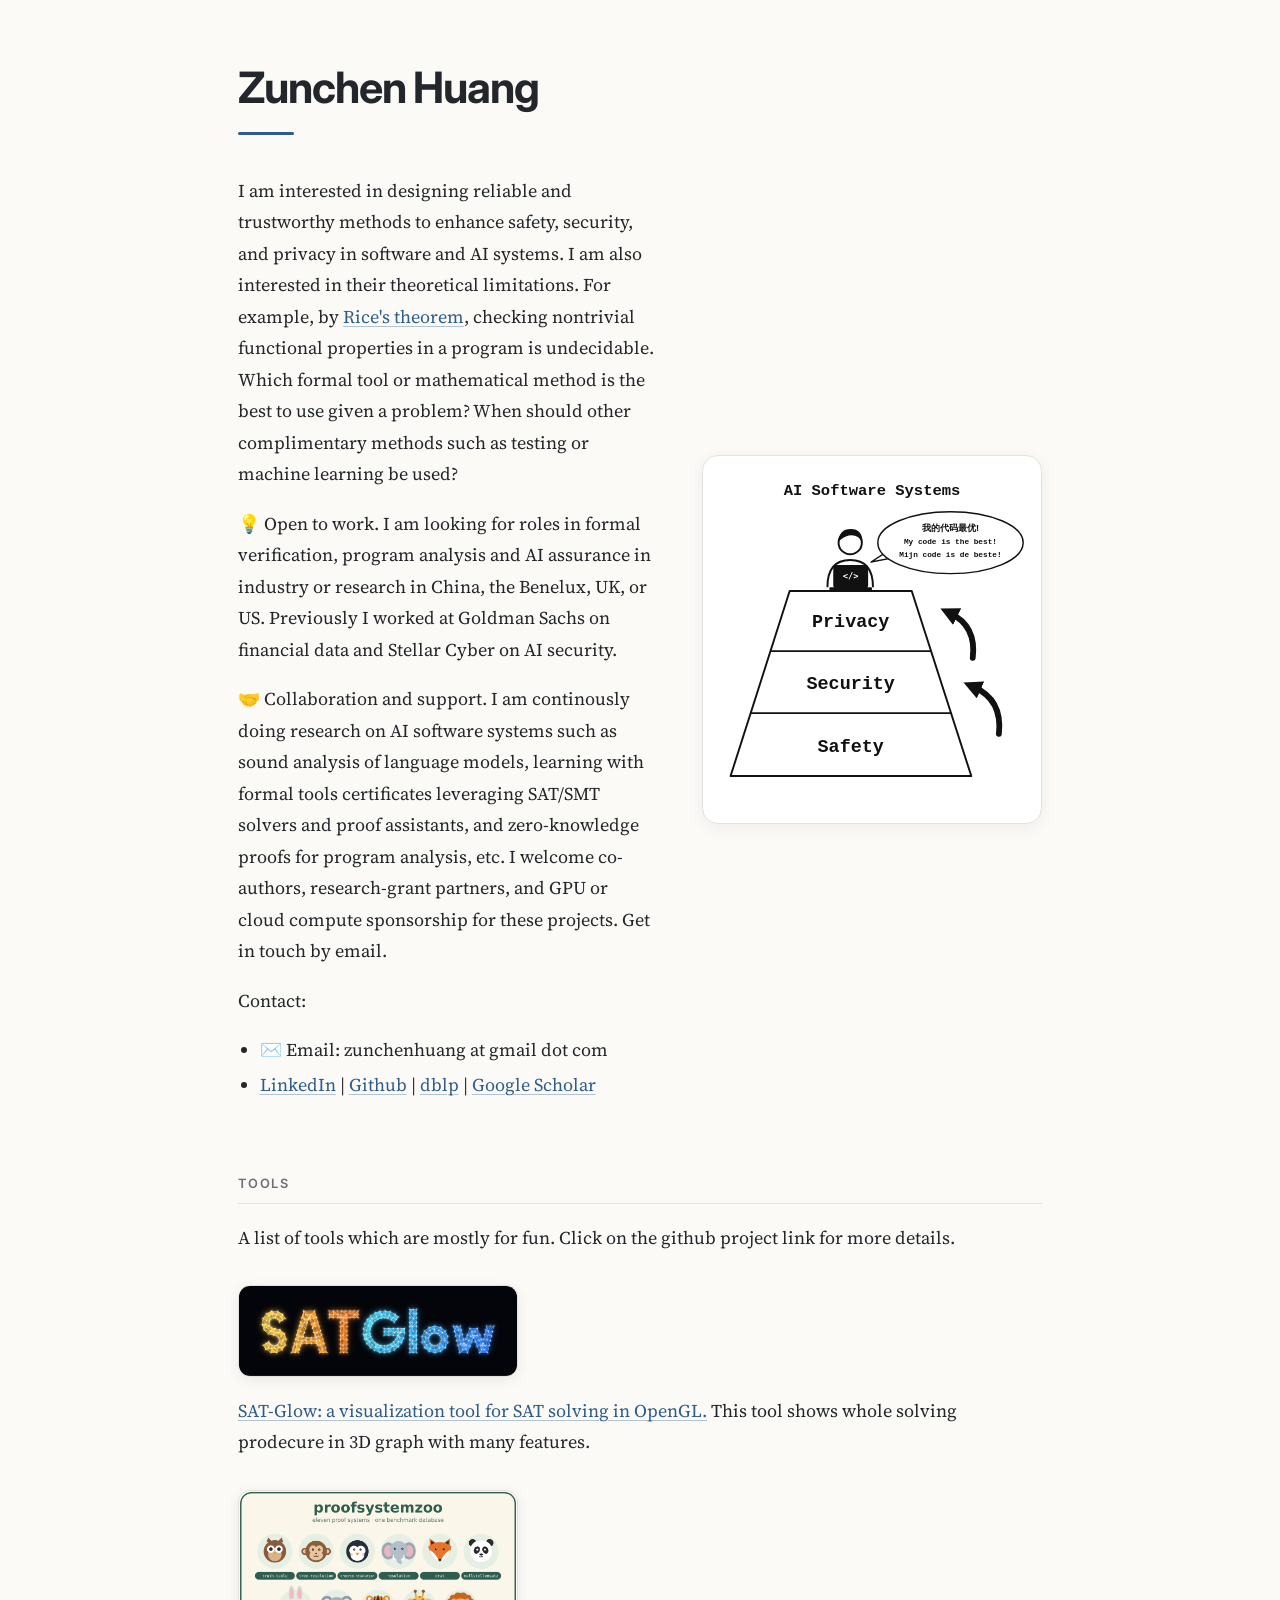
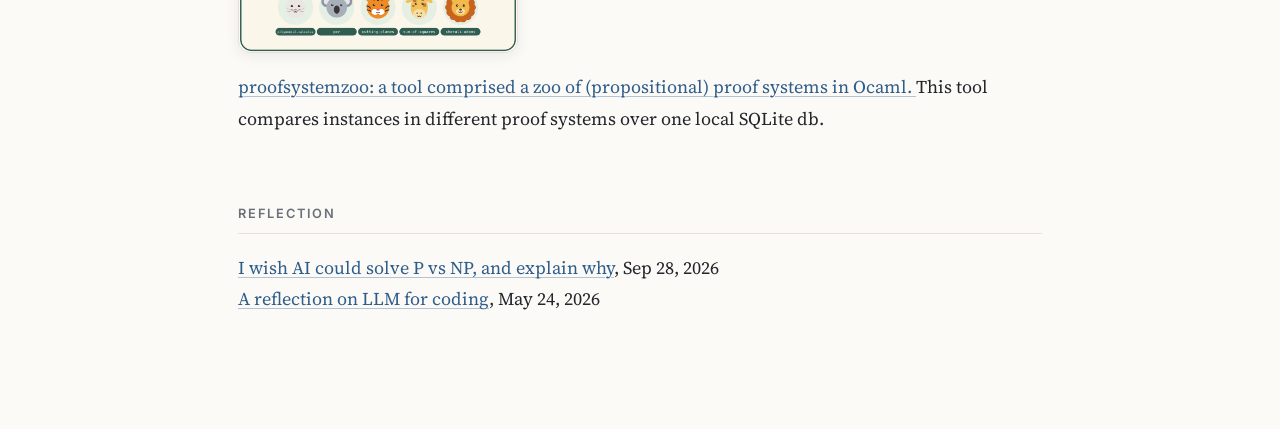
<file: index.html>
<!DOCTYPE html>
<html lang="en">
<head>
<script async src="https://www.googletagmanager.com/gtm.js?id=GTM-NFBLDDFW"></script>
<script>
  window.dataLayer = window.dataLayer || [];
  function gtag(){dataLayer.push(arguments);}
  gtag('js', new Date());
</script>
<meta charset="utf-8">
<meta name="viewport" content="width=device-width, initial-scale=1">
<title>Zunchen Huang</title>
<link rel="stylesheet" href="style.css">
</head>
<body>
<header class="banner">
  <div class="banner-inner">
    <h1><a href="index.html">Zunchen Huang</a></h1>
  </div>
</header>
<main>

<section class="intro">
  <div class="intro-text">
    <p>I am interested in designing reliable and trustworthy methods to enhance safety, security, and privacy in software and AI systems. I am also interested in their theoretical limitations. For example, by <a href="https://en.wikipedia.org/wiki/Rice%27s_theorem">Rice's theorem</a>, checking nontrivial functional properties in a program is undecidable. Which formal tool or mathematical method is the best to use given a problem? When should other complimentary methods such as testing or machine learning be used?</p>
    <p>💡 Open to work. I am looking for roles in formal verification, program analysis and AI assurance in industry or research in China, the Benelux, UK, or US. Previously I worked at Goldman Sachs on financial data and Stellar Cyber on AI security.</p>
    <p>🤝 Collaboration and support. I am continously doing research on AI software systems such as sound analysis of language models, learning with formal tools certificates leveraging SAT/SMT solvers and proof assistants, and zero-knowledge proofs for program analysis, etc. I welcome co-authors, research-grant partners, and GPU or cloud compute sponsorship for these projects. Get in touch by email.</p>
    <p>Contact:</p>
    <ul>
      <li>✉️ Email: zunchenhuang at gmail dot com</li>
      <li><a href="https://www.linkedin.com/in/zunchenhuang/">LinkedIn</a> | <a href="https://github.com/zunchenhuang">Github</a> | <a href="https://dblp.org/pid/266/8745.html">dblp</a> | <a href="https://scholar.google.com/citations?user=kwJHEtMAAAAJ&amp;hl=en">Google Scholar</a></li>
    </ul>
  </div>
  <img class="hero" src="img/hero.svg" alt="AI Software Systems: Safety, Security, Privacy">
</section>

<h2>Tools</h2>
<p>A list of tools which are mostly for fun. Click on the github project link for more details.</p>
<img class="tool" src="img/satglow.png" alt="SAT-Glow">
<p><a href="https://github.com/zunchenhuang/SAT-Glow">SAT-Glow: a visualization tool for SAT solving in OpenGL.</a> This tool shows whole solving prodecure in 3D graph with many features.</p>
<img class="tool" src="img/proofsystemzoo.png" alt="proofsystemzoo">
<p><a href="https://github.com/zunchenhuang/proofsystemzoo">proofsystemzoo: a tool comprised a zoo of (propositional) proof systems in Ocaml. </a>This tool compares instances in different proof systems over one local SQLite db.</p>

<h2>Reflection</h2>
<p><a href="reflections/p-vs-np.html">I wish AI could solve P vs NP, and explain why</a>, Sep 28, 2026<br>
<a href="reflections/llm-coding.html">A reflection on LLM for coding</a>, May 24, 2026</p>

</main>
</body>
</html>
</file>
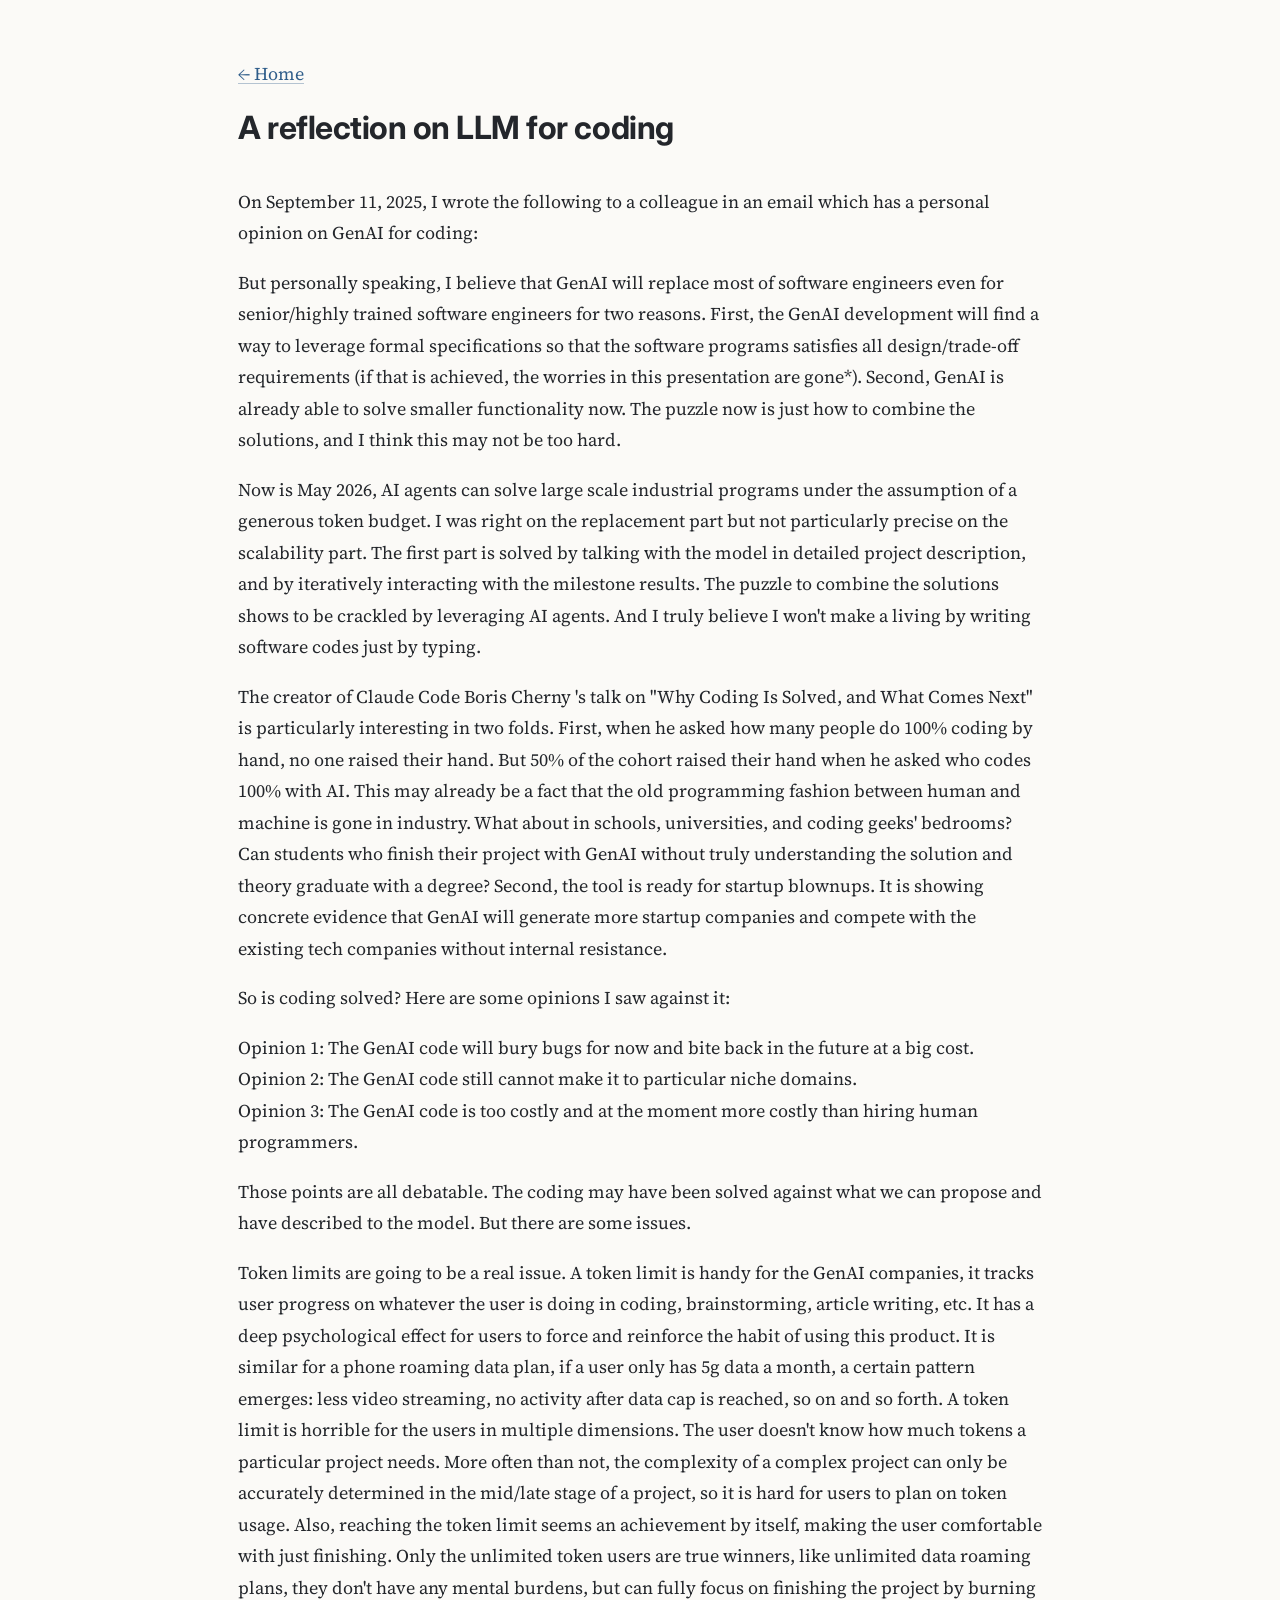
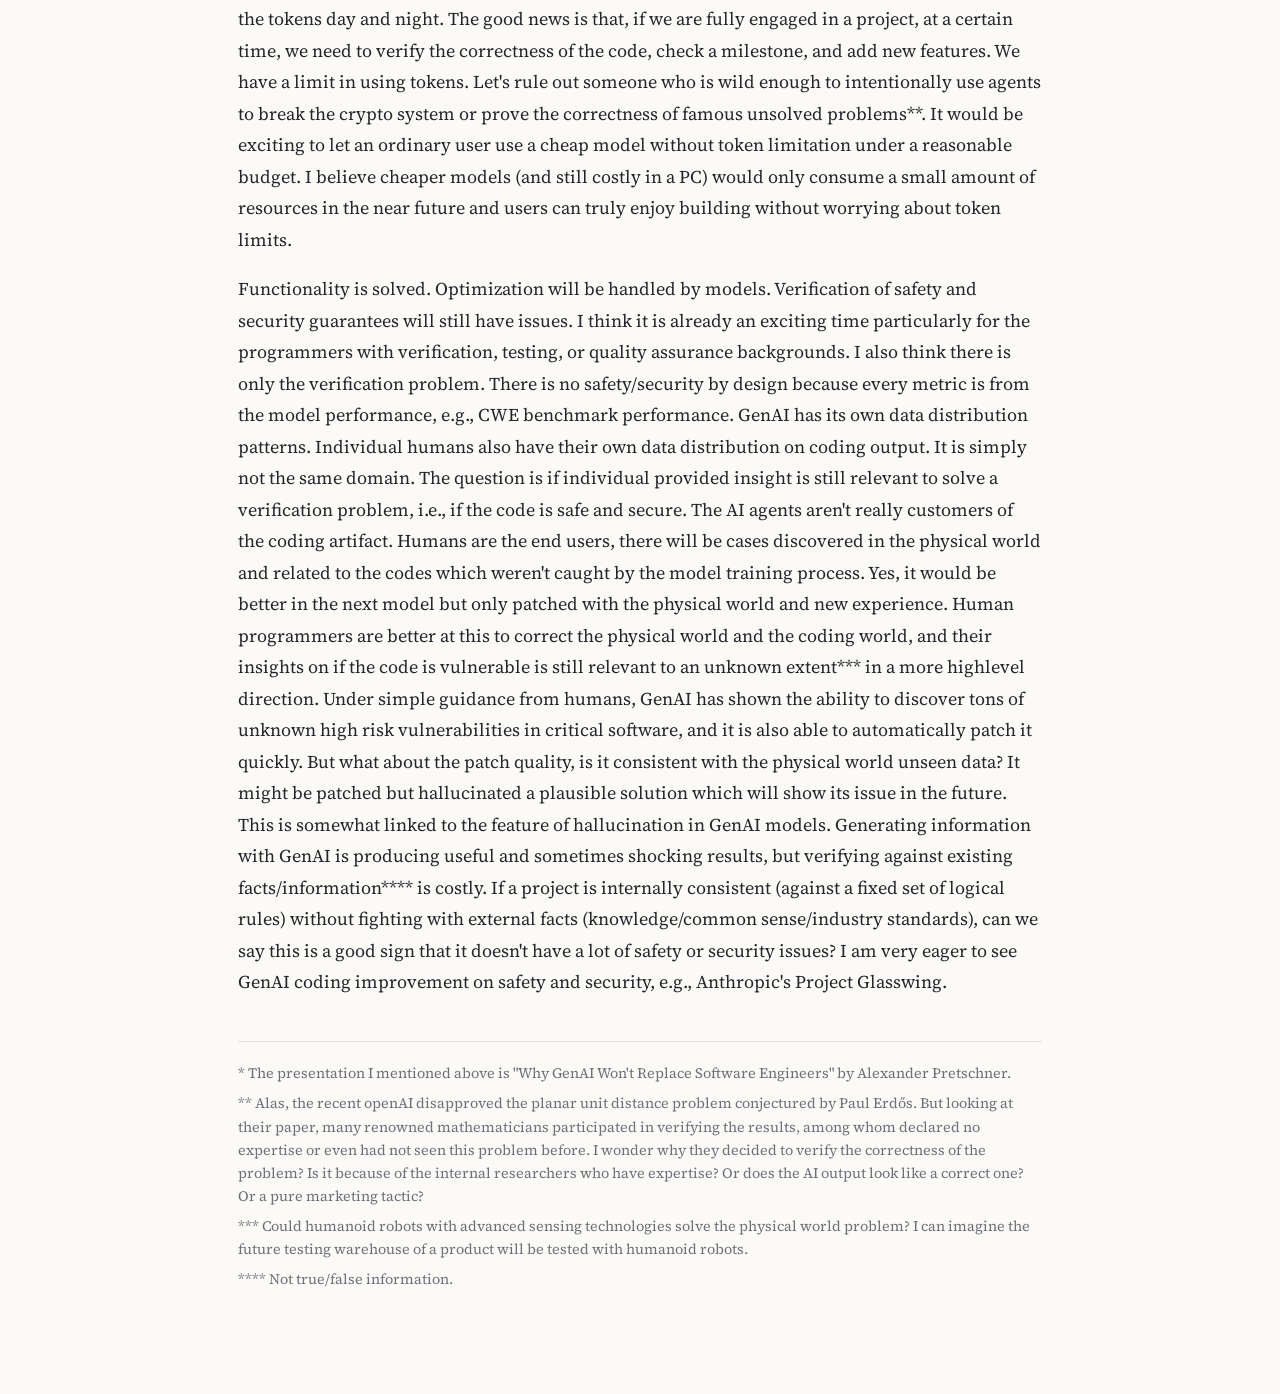
<file: reflections/llm-coding.html>
<!DOCTYPE html>
<html lang="en">
<head>
<meta charset="utf-8">
<meta name="viewport" content="width=device-width, initial-scale=1">
<title>A reflection on LLM for coding</title>
<link rel="stylesheet" href="../style.css">
</head>
<body>
<main>

<p><a href="../index.html">← Home</a></p>
<h1>A reflection on LLM for coding</h1>

<p>On September 11, 2025, I wrote the following to a colleague in an email which has a personal opinion on GenAI for coding:</p>
<p>But personally speaking, I believe that GenAI will replace most of software engineers even for senior/highly trained software engineers for two reasons. First, the GenAI development will find a way to leverage formal specifications so that the software programs satisfies all design/trade-off requirements (if that is achieved, the worries in this presentation are gone*). Second, GenAI is already able to solve smaller functionality now. The puzzle now is just how to combine the solutions, and I think this may not be too hard.</p>
<p>Now is May 2026, AI agents can solve large scale industrial programs under the assumption of a generous token budget. I was right on the replacement part but not particularly precise on the scalability part. The first part is solved by talking with the model in detailed project description, and by iteratively interacting with the milestone results. The puzzle to combine the solutions shows to be crackled by leveraging AI agents. And I truly believe I won't make a living by writing software codes just by typing.</p>
<p>The creator of  Claude Code Boris Cherny 's talk on "Why Coding Is Solved, and What Comes Next" is particularly interesting in  two folds. First, when he asked how many people do 100% coding by hand, no one raised their hand. But 50% of the cohort raised their hand when he asked who codes 100%  with AI. This may already be a fact that the old programming fashion between human and machine is gone in industry. What about in schools, universities, and coding geeks' bedrooms?  Can students who finish their project with GenAI without truly understanding the solution and theory graduate with a degree? Second, the tool is ready for startup blownups. It is showing concrete evidence that GenAI will generate more startup companies and compete with the existing tech companies without internal resistance.</p>
<p>So is coding solved? Here are some opinions I saw against it:</p>
<p>Opinion 1: The GenAI code will bury bugs for now and bite back in the future at a big cost.<br>
Opinion 2: The GenAI code still cannot make it to particular niche domains.<br>
Opinion 3: The GenAI code is too costly and at the moment more costly than hiring human programmers.</p>
<p>Those points are all debatable. The coding may have been solved against what we can propose and have described to the model. But there are some issues.</p>
<p>Token limits are going to be a real issue. A token limit is handy for the GenAI companies, it tracks user progress on whatever the user is doing in coding, brainstorming, article writing, etc. It has a deep psychological effect for users to force and reinforce the habit of using this product. It is similar for a phone roaming data plan, if a user only has 5g data a month, a certain pattern emerges: less video streaming, no activity after data cap is reached, so on and so forth. A token limit is horrible for the users in multiple dimensions. The user doesn't know how much tokens a particular project needs. More often than not, the complexity of a complex project can only be accurately determined  in the mid/late stage of a project, so it is hard for users to plan on token usage. Also, reaching the token limit seems an achievement by itself, making the user comfortable with just finishing. Only the unlimited token users are true winners, like unlimited data roaming plans, they don't have any mental burdens, but can fully focus on finishing the project by burning the tokens day and night. The good news is that, if we are fully engaged in a project, at a certain time, we need to verify the correctness of the code, check a milestone, and add new features. We have a limit in using tokens. Let's rule out someone who is wild enough to intentionally use agents to break the crypto system or prove the correctness of famous unsolved problems**. It would be exciting to let an ordinary user use a cheap model without token limitation under a reasonable budget. I believe cheaper models (and still costly in a PC) would only consume a small amount of resources in the near future and users can truly enjoy building without worrying about token limits.</p>
<p>Functionality is solved. Optimization will be handled by models. Verification of safety and security guarantees will still have issues. I think it is already an exciting time particularly for the programmers with verification, testing, or quality assurance backgrounds. I also think there is only the verification problem. There is no safety/security by design because every metric is from the model performance, e.g., CWE benchmark performance. GenAI has its own data distribution patterns. Individual humans also have their own data distribution on coding output. It is simply not the same domain. The question is if individual provided insight is still relevant to solve a verification problem, i.e., if the code is safe and secure. The AI agents aren't really customers of the coding artifact. Humans are the end users, there will be cases discovered in the physical world and related to the codes which weren't caught by the model training process. Yes, it would be better in the next model but only patched with the physical world and new experience. Human programmers are better at this to correct the physical world and the coding world, and their insights on if the code is vulnerable is still relevant to an unknown extent*** in a more highlevel direction. Under simple guidance from humans, GenAI has shown the ability to discover tons of unknown high risk vulnerabilities in critical software, and it is also able to automatically patch it quickly. But what about the patch quality, is it consistent with the physical world unseen data? It might be patched but hallucinated a plausible solution which will show its issue in the future. This is somewhat linked to the feature of hallucination in GenAI models. Generating information with GenAI is producing useful and sometimes shocking results, but verifying against existing facts/information**** is costly. If a project is internally consistent (against a fixed set of logical rules) without fighting with external facts (knowledge/common sense/industry standards), can we say this is a good sign that it doesn't have a lot of safety or security issues? I am very eager to see GenAI coding improvement on safety and security, e.g., Anthropic's Project Glasswing.</p>

<p class="fn">* The presentation I mentioned above is "Why GenAI Won't Replace Software Engineers" by Alexander Pretschner.</p>
<p class="fn">** Alas, the recent openAI disapproved the planar unit distance problem conjectured by Paul Erdős. But looking at their paper, many renowned mathematicians participated in verifying the results, among whom declared no expertise or even had not seen this problem before.  I wonder why they decided to verify the correctness of the problem? Is it because of the internal researchers who have expertise? Or does the AI output look like a correct one? Or a pure marketing tactic?</p>
<p class="fn">*** Could humanoid robots with advanced sensing technologies solve the physical world problem? I can imagine the future testing warehouse of a product will be tested with humanoid robots.</p>
<p class="fn">**** Not true/false information.</p>

</main>
</body>
</html>
</file>
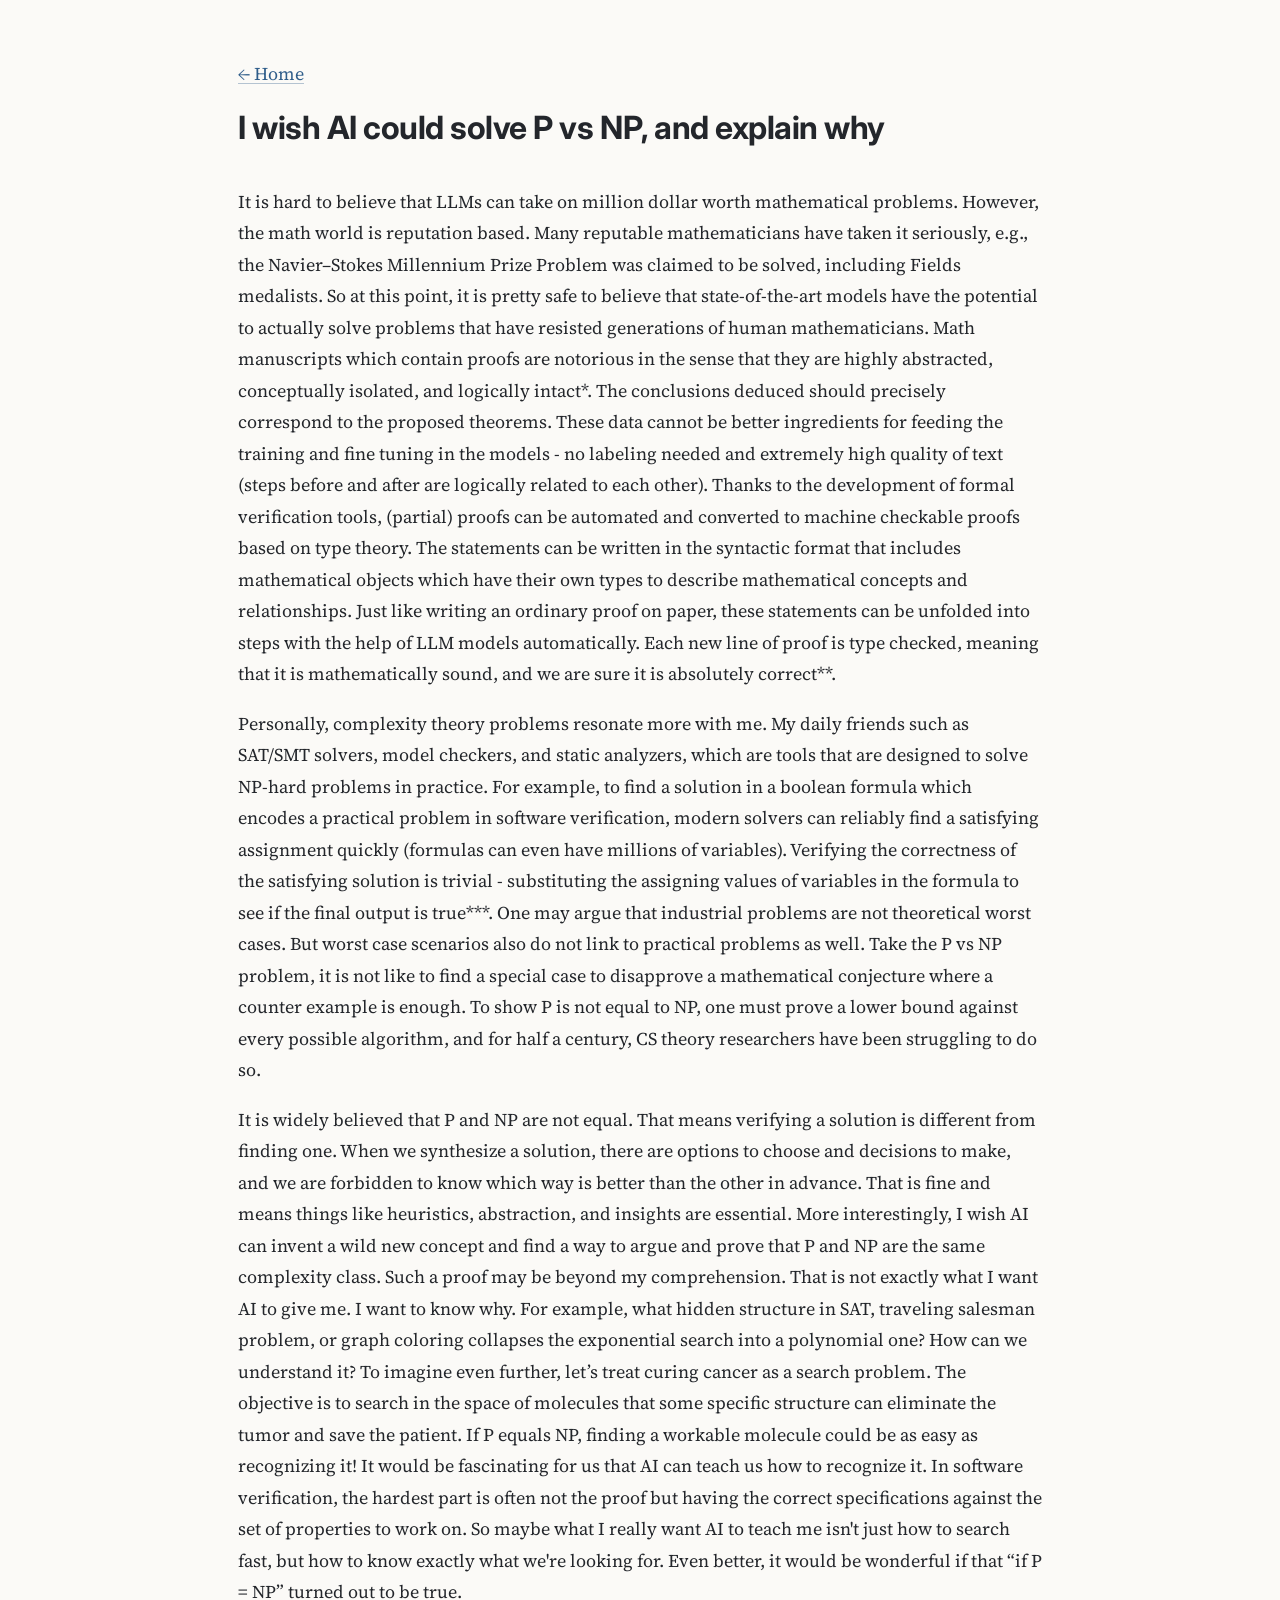
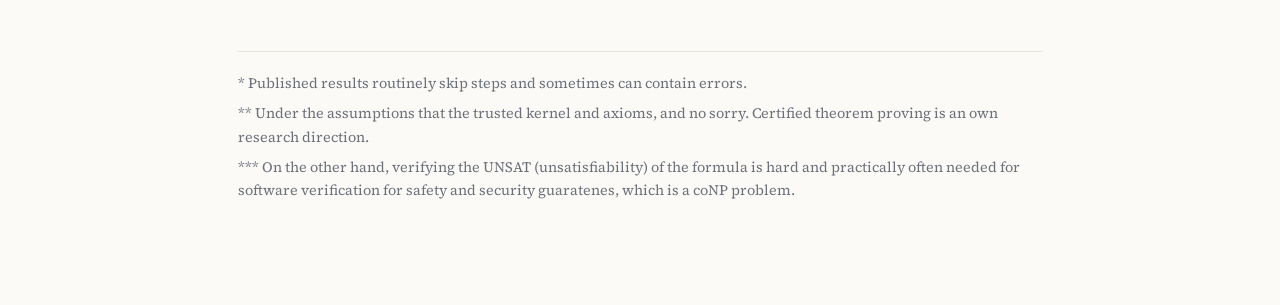
<file: reflections/p-vs-np.html>
<!DOCTYPE html>
<html lang="en">
<head>
<meta charset="utf-8">
<meta name="viewport" content="width=device-width, initial-scale=1">
<title>I wish AI could solve P vs NP, and explain why</title>
<link rel="stylesheet" href="../style.css">
</head>
<body>
<main>

<p><a href="../index.html">← Home</a></p>
<h1>I wish AI could solve P vs NP, and explain why</h1>

<p>It is hard to believe that LLMs can take on million dollar worth mathematical problems. However, the math world is reputation based. Many reputable mathematicians have taken it seriously, e.g., the Navier–Stokes Millennium Prize Problem was claimed to be solved, including Fields medalists. So at this point, it is pretty safe to believe that state-of-the-art models have the potential to actually solve problems that have resisted generations of human mathematicians. Math manuscripts which contain proofs are notorious in the sense that they are highly abstracted, conceptually isolated, and logically intact*. The conclusions deduced should precisely correspond to the proposed theorems. These data cannot be better ingredients for feeding the training and fine tuning in the models - no labeling needed and extremely high quality of text (steps before and after are logically related to each other). Thanks to the development of formal verification tools, (partial) proofs can be automated and converted to machine checkable proofs based on type theory. The statements can be written in the syntactic format that includes mathematical objects which have their own types to describe mathematical concepts and relationships. Just like writing an ordinary proof on paper, these statements can be unfolded into steps with the help of LLM models automatically. Each new line of proof is type checked, meaning that it is mathematically sound, and we are sure it is absolutely correct**.</p>

<p>Personally, complexity theory problems resonate more with me. My daily friends such as SAT/SMT solvers, model checkers, and static analyzers, which are tools that are designed to solve NP-hard problems in practice. For example, to find a solution in a boolean formula which encodes a practical problem in software verification, modern solvers can reliably find a satisfying assignment quickly (formulas can even have millions of variables). Verifying the correctness of the satisfying solution is trivial - substituting the assigning values of variables in the formula to see if the final output is true***. One may argue that industrial problems are not theoretical worst cases. But worst case scenarios also do not link to practical problems as well. Take the P vs NP problem, it is not like to find a special case to disapprove a mathematical conjecture where a counter example is enough. To show P is not equal to NP, one must prove a lower bound against every possible algorithm, and for half a century, CS theory researchers have been struggling to do so.</p>

<p>It is widely believed that P and NP are not equal. That means verifying a solution is different from finding one. When we synthesize a solution, there are options to choose and decisions to make, and we are forbidden to know which way is better than the other in advance. That is fine and means things like heuristics, abstraction, and insights are essential. More interestingly, I wish AI can invent a wild new concept and find a way to argue and prove that P and NP are the same complexity class. Such a proof may be beyond my comprehension. That is not exactly what I want AI to give me. I want to know why. For example, what hidden structure in SAT,  traveling salesman problem, or graph coloring collapses the exponential search into a polynomial one? How can we understand it? To imagine even further, let’s treat curing cancer as a search problem. The objective is to search in the space of molecules that some specific structure can eliminate the tumor and save the patient. If P equals NP, finding a workable molecule could be as easy as recognizing it! It would be fascinating for us that AI can teach us how to recognize it. In software verification, the hardest part is often not the proof but having the correct specifications against the set of properties to work on. So maybe what I really want AI to teach me isn't just how to search fast, but how to know exactly what we're looking for. Even better, it would be wonderful if that “if P = NP” turned out to be true.</p>

<p class="fn">* Published results routinely skip steps and sometimes can contain errors.</p>
<p class="fn">** Under the assumptions that the trusted kernel and axioms, and no sorry. Certified theorem proving is an own research direction.</p>
<p class="fn">*** On the other hand, verifying the UNSAT (unsatisfiability) of the formula is hard and practically often needed for software verification for safety and security guaratenes, which is a coNP problem.</p>

</main>
</body>
</html>
</file>
<file: style.css>
@import url('https://fonts.googleapis.com/css2?family=Inter:wght@400;600;700&family=Source+Serif+4:opsz,wght@8..60,400;8..60,600&display=swap');

:root{
  --ink:#23262b;
  --muted:#6b7079;
  --accent:#2f5d8a;
  --paper:#fbfaf7;
  --card:#ffffff;
  --rule:#e6e2d9;
  --width:860px;
}

*{box-sizing:border-box}
body{
  margin:0;
  background:var(--paper);
  color:var(--ink);
  font:18px/1.75 "Source Serif 4",Georgia,serif;
  -webkit-font-smoothing:antialiased;
}

/* Links */
a{
  color:var(--accent);
  text-decoration:underline;
  text-decoration-thickness:1px;
  text-underline-offset:3px;
  text-decoration-color:rgba(47,93,138,.35);
  transition:text-decoration-color .2s,color .2s;
}
a:hover{text-decoration-color:var(--accent)}

/* Name banner */
.banner{background:var(--paper)}
.banner-inner{max-width:var(--width);margin:0 auto;padding:64px 28px 0}
.banner h1{
  margin:0;
  font:700 2.7rem/1.1 "Inter",system-ui,sans-serif;
  letter-spacing:-.025em;
}
.banner h1 a{color:var(--ink);text-decoration:none}
.banner-inner::after{
  content:"";display:block;width:56px;height:3px;
  background:var(--accent);border-radius:2px;margin-top:20px;
}

/* Page body */
main{max-width:var(--width);margin:0 auto;padding:40px 28px 96px}

/* Section headings */
h2{
  font:600 .8rem/1.3 "Inter",system-ui,sans-serif;
  letter-spacing:.14em;
  text-transform:uppercase;
  color:var(--muted);
  margin:72px 0 18px;
  padding-bottom:10px;
  border-bottom:1px solid var(--rule);
}

/* Intro: text + pyramid side by side */
.intro{display:flex;align-items:center;gap:48px}
.intro-text{flex:1 1 auto;min-width:0}
.intro-text p:first-child{margin-top:0}
.intro-text ul{padding-left:1.2em;margin:.4em 0 0}
.intro-text li{margin:.2em 0}
.intro .hero{
  flex:0 0 340px;width:340px;
  background:var(--card);
  border:1px solid var(--rule);
  border-radius:16px;
  padding:14px;
  box-shadow:0 4px 18px rgba(30,35,45,.06);
}

/* Tool images */
img.tool{
  display:block;width:100%;max-width:280px;
  margin:32px 0 10px;
  border-radius:12px;
  border:1px solid var(--rule);
  box-shadow:0 3px 14px rgba(30,35,45,.07);
}

/* Reflection pages */
main h1{
  font:700 2rem/1.25 "Inter",system-ui,sans-serif;
  letter-spacing:-.015em;
  margin:.3em 0 1.2em;
}
.fn{font-size:.9rem;line-height:1.6;color:var(--muted);margin:.5em 0}
p:not(.fn) + .fn{margin-top:3em;padding-top:1.4em;border-top:1px solid var(--rule)}

/* Phones and narrow windows */
@media (max-width:760px){
  body{font-size:17px}
  .banner-inner{padding:40px 20px 0}
  .banner h1{font-size:2.1rem}
  main{padding:28px 20px 64px}
  .intro{flex-direction:column-reverse;gap:24px}
  .intro .hero{flex:none;width:100%;max-width:320px;margin:0 auto}
  h2{margin-top:56px}
}
</file>
